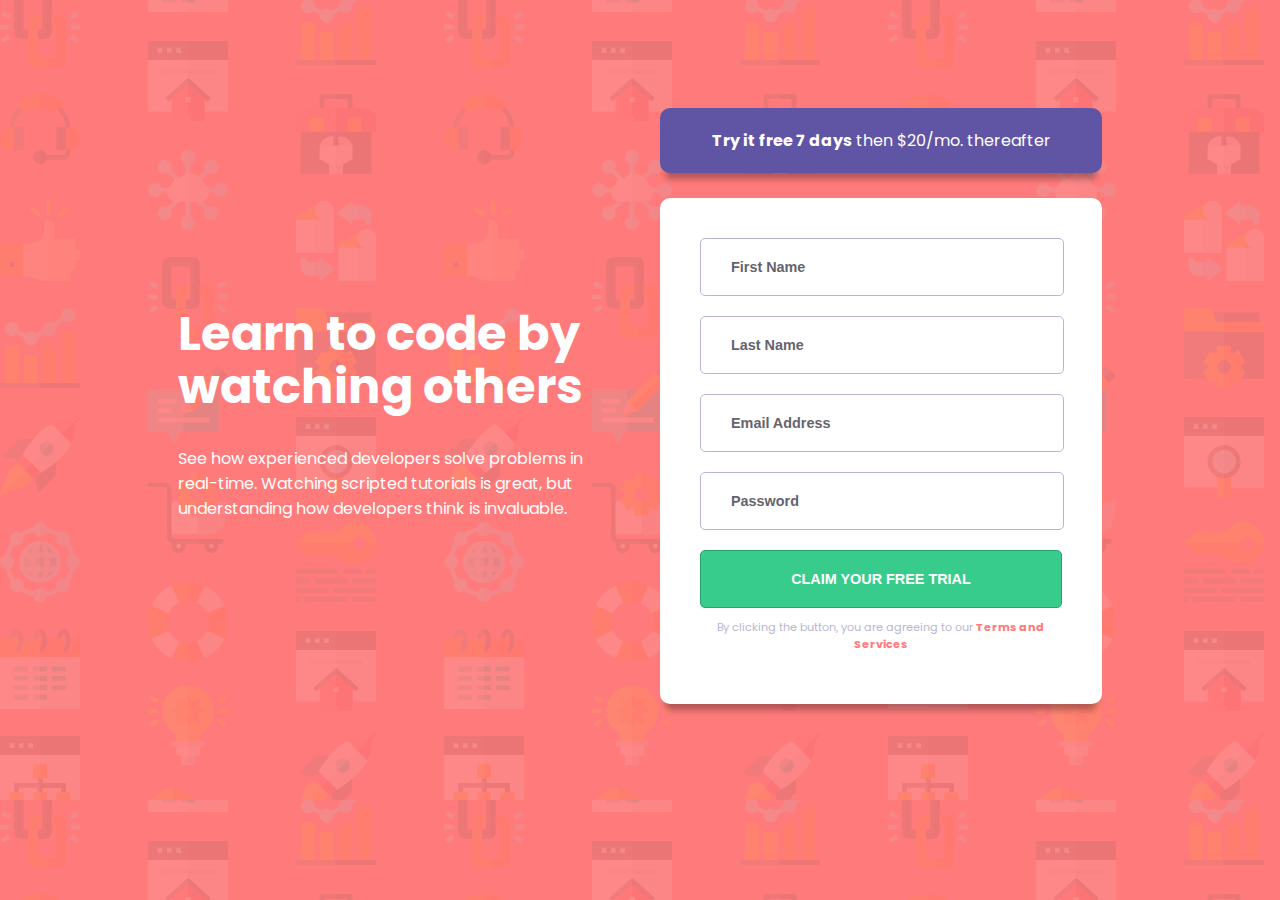
<file: challenges/intro-component-with-signup-form-master/index.html>
<!DOCTYPE html>
<html lang="en">

<head>
  <meta charset="UTF-8">
  <meta name="viewport" content="width=device-width, initial-scale=1.0">
  <!-- displays site properly based on user's device -->
  <link rel="preconnect" href="https://fonts.gstatic.com">
  <link href="https://fonts.googleapis.com/css2?family=Poppins:wght@400;500;600;700&display=swap" rel="stylesheet">
  <!-- Font Poppins, weight 400, 500, 600 and 700 -->
  <link rel="stylesheet" href="public/css/styles.css">
  <title>Frontend Mentor | Intro component with sign up form</title>

</head>

<body>

  <div class="container">
    <div class="one">
      <h1>Learn to code by<br /> watching others</h1>
      <p>See how experienced developers solve problems in real-time. Watching scripted tutorials is great,
        but understanding how developers think is invaluable.</p>
    </div>

    <div class="two">
      <div class="three">
        <p><b>Try it free 7 days</b> then $20/mo. thereafter</p>
      </div>
      <div class="four">
        <form action="/" method="post">
          <input id="firstName" type="text" class="form-control" placeholder="First Name" name="fName" required>
          <span class="error" id="errorFirst"></span>
          <input id="lastName" type="text" class="form-control" placeholder="Last Name" name="lName" required>
          <span class="error" id="errorLast"></span>
          <input id="email" type="email" class="form-control" placeholder="Email Address" name="email" required>
          <span class="error" id="errorEmail"></span>
          <input id="password" type="password" class="form-control" placeholder="Password" name="pwd" required>
          <span class="error" id="errorPW"></span>
          <button id="button" class="button" type="submit">CLAIM YOUR FREE TRIAL</button><br />
          <p id="terms">By clicking the button, you are agreeing to our <span style="color: hsl(0, 100%, 74%)"><b>Terms and Services</b></span></p>
        </form>
      </div>
    </div>
  </div>
<script src="app.js" charset="utf-8"></script>
</body>

</html>
</file>
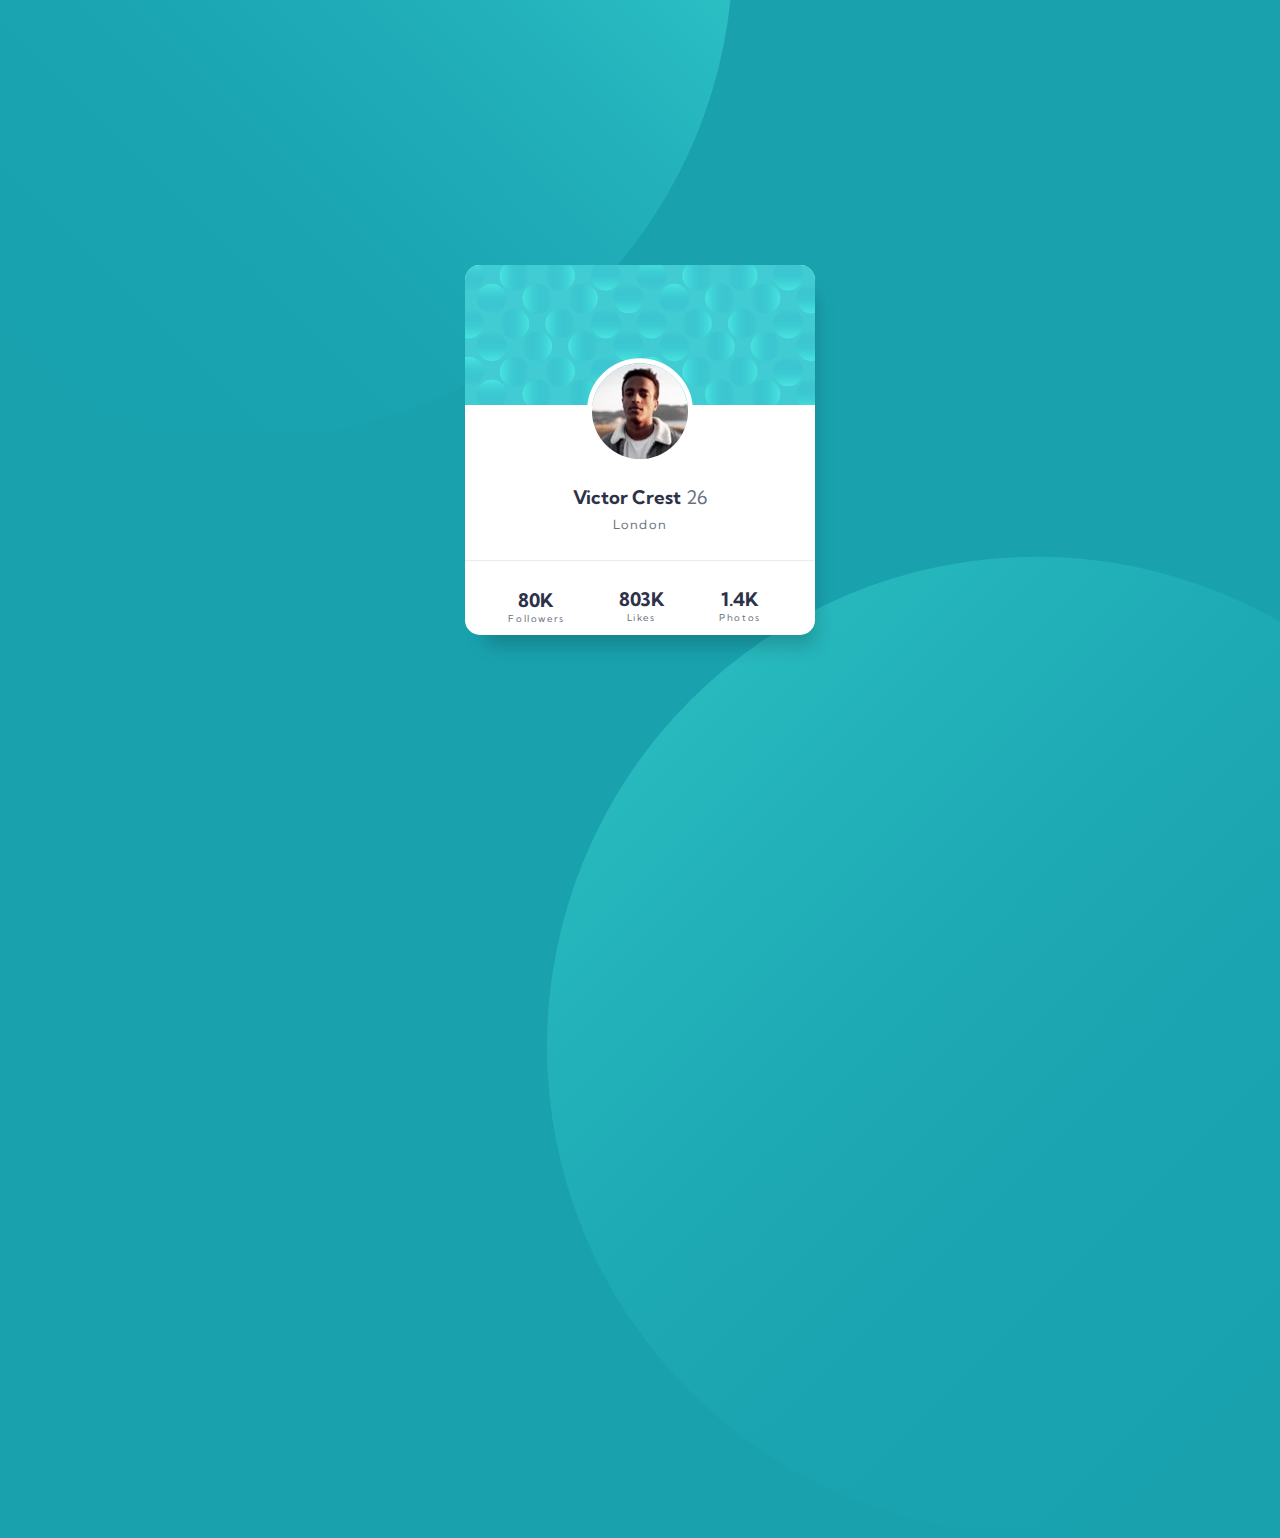
<file: challenges/profile-card-component/index.html>
<!DOCTYPE html>
<html lang="en">

<head>
  <meta charset="UTF-8">
  <meta name="viewport" content="width=device-width, initial-scale=1.0"> <!-- displays site properly based on user's device -->
  <link rel="preconnect" href="https://fonts.gstatic.com">
  <link href="https://fonts.googleapis.com/css2?family=Kumbh+Sans:wght@400;700&display=swap" rel="stylesheet">
  <link rel="icon" type="image/png" sizes="32x32" href="./images/favicon-32x32.png">
  <link rel="stylesheet" href="css/styles.css">
  <title>Frontend Mentor | Profile card component</title>
</head>

<body>
  <div class="background-top">
    <img class="pattern-top-img" src="images/bg-pattern-top.svg" alt="pattern">
  </div>
  <div class="background-bottom">
    <img class="pattern-bottom-img" src="images/bg-pattern-bottom.svg" alt="pattern">
  </div>
  <div class="container">
    <div class="firstrow">
      <img class="pattern-card-img" src="images/bg-pattern-card.svg" alt="pattern">
    </div>
    <div class="secondrow">
      <img class="profile-img " src="images/image-victor.jpg" alt="profile">
      <h3>Victor Crest<span id="age"> 26</span></h3>
      <p id="location">London</p>
      <hr />
    </div>
    <div class="thirdrow">
      <div class="column">
        <h3>80K</h3>
        <p>Followers</p>
      </div>
      <div class="column">
        <h3>803K</h3>
        <p>Likes</p>
      </div>
      <div class="column">
        <h3>1.4K</h3>
        <p>Photos</p>
      </div>
    </div>
  </div>

  <!-- <div class="attribution">
    Challenge by <a href="https://www.frontendmentor.io?ref=challenge" target="_blank">Frontend Mentor</a>.
    Coded by <a href="https://github.com/Vivi-Ma" target="_blank">Vivi-Ma</a>.
  </div> -->
</body>

</html>
</file>
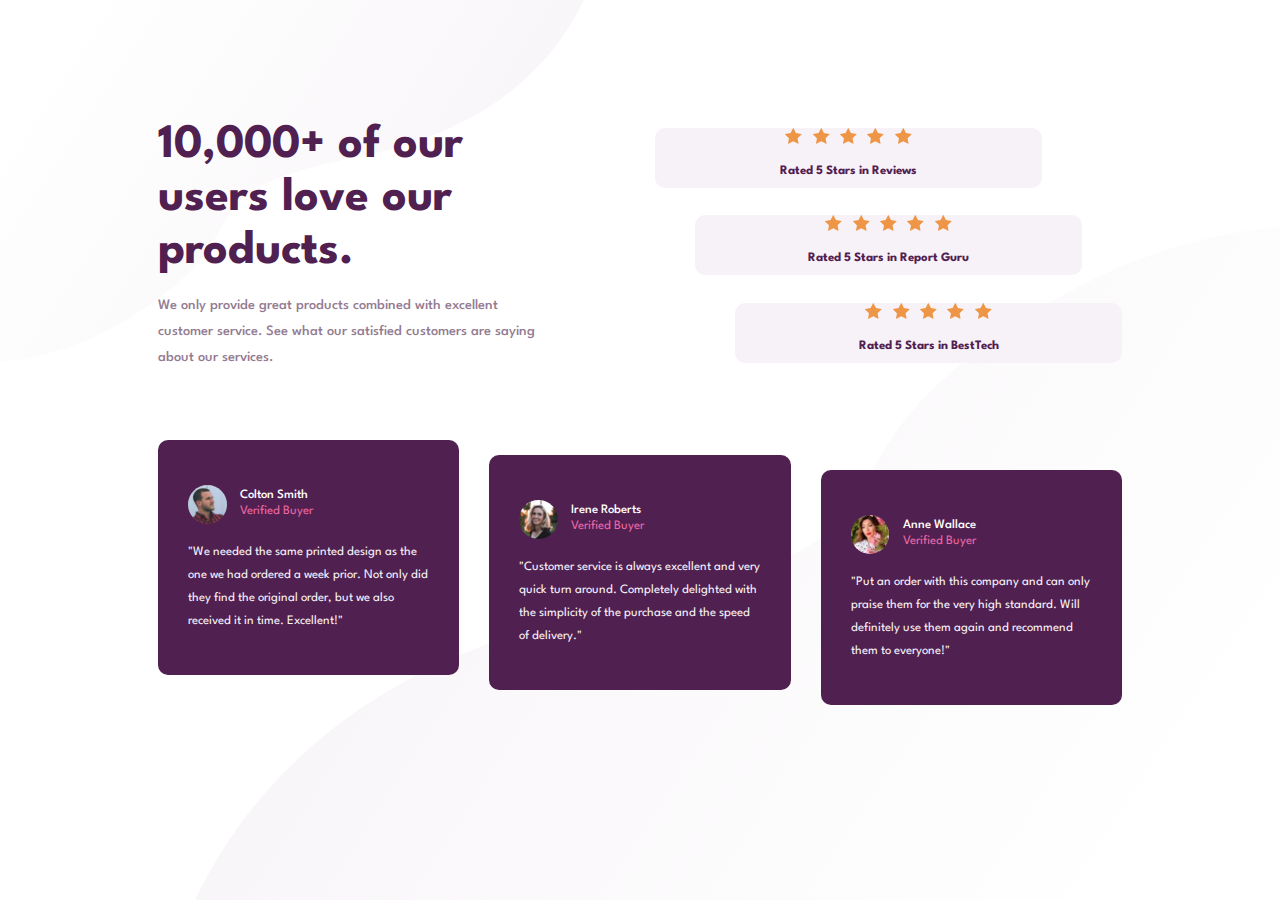
<file: challenges/social-proof-section-master/index.html>
<!DOCTYPE html>
<html lang="en" dir="ltr">

<head>
  <meta charset="utf-8">
  <meta name="viewport" content="width=device-width, initial-scale=1.0">
  <!-- displays site properly based on user's device -->
  <link rel="preconnect" href="https://fonts.gstatic.com">
  <link href="https://fonts.googleapis.com/css2?family=Spartan:wght@400;500;700&display=swap" rel="stylesheet">
  <!-- Font Spartan, weight 400, 500 and 700 -->
  <link rel="stylesheet" href="css/styles.css">
  <title>Frontend Mentor | Social proof section</title>
</head>

<body>
  <div class="wrapper">
<!-- intro top left -->
    <div class="one">
      <h1>10,000+ of our <br/> users love our <br/>products.</h1>
      <p id="intro">We only provide great products combined with excellent customer service.
        See what our satisfied customers are saying about our services.</p>
    </div>

<!-- star rating top right -->
    <div class="two star-rating-single">
      <div class="stars">
        <img class="icon-star" src="images/icon-star.svg" alt="star">
        <img class="icon-star" src="images/icon-star.svg" alt="star">
        <img class="icon-star" src="images/icon-star.svg" alt="star">
        <img class="icon-star" src="images/icon-star.svg" alt="star">
        <img class="icon-star" src="images/icon-star.svg" alt="star">
      </div>
        <div class="rating">
        <h4>Rated 5 Stars in Reviews</h4>
        </div>
    </div>

    <div class="three star-rating-single">
      <div class="stars">
        <img class="icon-star" src="images/icon-star.svg" alt="star">
        <img class="icon-star" src="images/icon-star.svg" alt="star">
        <img class="icon-star" src="images/icon-star.svg" alt="star">
        <img class="icon-star" src="images/icon-star.svg" alt="star">
        <img class="icon-star" src="images/icon-star.svg" alt="star">
      </div>
      <div class="rating">
        <h4>Rated 5 Stars in Report Guru</h4>
      </div>
    </div>

    <div class="four star-rating-single">
      <div class="stars">
        <img class="icon-star" src="images/icon-star.svg" alt="star">
        <img class="icon-star" src="images/icon-star.svg" alt="star">
        <img class="icon-star" src="images/icon-star.svg" alt="star">
        <img class="icon-star" src="images/icon-star.svg" alt="star">
        <img class="icon-star" src="images/icon-star.svg" alt="star">
      </div>
      <div class="rating">
        <h4>Rated 5 Stars in BestTech</h4>
      </div>
    </div>

<!-- testimonial section -->
    <div class=" five testimonial-single">
      <div class="profile">
        <img class="profile-img" src="images/image-colton.jpg" alt="profile">
      </div>
      <div class="name">
        <h5>Colton Smith</h5>
        <h6>Verified Buyer</h6>
      </div>
      <div class="text">
        <p>"We needed the same printed design as the one we had ordered a week prior.
          Not only did they find the original order, but we also received it in time.
          Excellent!"</p>
      </div>
    </div>

    <div class="six testimonial-single">
      <div class="profile">
        <img class="profile-img" src="images/image-irene.jpg" alt="profile">
      </div>
      <div class="name">
        <h5>Irene Roberts</h5>
        <h6>Verified Buyer</h6>
      </div>
      <div class="text">
        <p>"Customer service is always excellent and very quick turn around. Completely
          delighted with the simplicity of the purchase and the speed of delivery."</p>
      </div>
    </div>

    <div class="seven testimonial-single">
      <div class="profile">
        <img class="profile-img" src="images/image-anne.jpg" alt="profile">
      </div>
      <div class="name">
        <h5>Anne Wallace</h5>
        <h6>Verified Buyer</h6>
      </div>
      <div class="text">
        <p>"Put an order with this company and can only praise them for the very high
          standard. Will definitely use them again and recommend them to everyone!"</p>
      </div>
    </div>
  </div>

</body>

</html>
</file>
<file: challenges/intro-component-with-signup-form-master/public/css/styles.css>
body {
  background: url("../images/bg-intro-desktop.png"), hsl(0, 100%, 74%);
  font-family: 'Poppins', sans-serif;
  padding: 80px 150px;
}

h1, p {
  color: #fff;
}

h1 {
  font-weight: 700;
  font-size: 3rem;
  line-height: 1.1;
}

p {
  font-size: 16px;
}

.container {
  display: flex;
  flex-direction: row;
  align-items: center;
  }

.one, .two {
  flex: 50%;
  margin: 20px;
}


.three {
  background-color: hsl(248, 32%, 49%);
  border: 4px solid hsl(248, 32%, 49%);
  border-radius: 10px;
  box-shadow: 0 12px 6px -6px rgba(0, 0, 0, 0.3);
  text-align: center;
  width: auto;
}

.four {
  background-color: #fff;
  border: 40px solid #fff;
  border-radius: 10px;
  box-shadow: 0 12px 6px -6px rgba(0, 0, 0, 0.3);
  height: auto;
  width: auto;
  margin-top: 25px;
}

.form-control {
  border: 1px solid hsl(246, 25%, 77%);
  border-radius: 5px;
  color: hsl(249, 10%, 26%);
  display: flex;
  flex-direction: row;
  font-weight: 700;
  font-size: 0.9rem;
  margin: 20px 0;
  padding: 20px 0;
  text-indent: 30px;
  width: 100%;
}

.form-control:hover {
    border: 1px solid hsl(249, 10%, 26%);
}

::placeholder {
  color: hsl(249, 10%, 26%);
  opacity: 0.8;
}

.button {
  background-color: hsl(154, 59%, 51%);
  border: 1px solid #2aa26e;
  border-radius: 5px;
  color: #fff;
  font-weight: 700;
  font-size: 0.9rem;
  padding: 20px 0;
  text-align: center;
  width: 100%;
}

.button:hover {
  opacity: 0.7;
}

#firstName, #password {
  margin-top: 0;
}

#terms {
  color: hsl(246, 25%, 77%);
  font-size: 0.7rem;
  text-align: center;
}

.error {
  float: right;
  font-style: italic;
  font-size: 0.8rem;
  color: hsl(0, 100%, 74%);
  margin-top: -20px;
  margin-bottom: 10px;

  }

/* responsive design */
@media screen and (max-width: 950px) {
  body {
    background: url("../images/bg-intro-mobile.png") hsl(0, 100%, 74%);
    padding: 40px 5px;
  }

  h1 {
    font-size: 2rem;
  }

  h1, p {
    text-align: center;
  }

  .container {
    flex-direction: column;
  }

  .one, .two {
    margin: 25px 10px 0 10px;
  }

  .three {
    padding-left: 50px;
    padding-right: 50px;
  }

  .four {
    border: 20px solid #fff;
    }

  .form-control {
    text-indent: 20px;
  }
</file>
<file: challenges/profile-card-component/css/styles.css>
body {
  background-color: #19A2AE;
  font-family: 'Kumbh Sans', sans-serif;
  text-align: center;
  overflow: hidden;
}

h3 {
  color: #2D3248;
  font-weight: 700;
  margin-bottom: 2%;
  margin-top: 5%;
}

p {
  color: #6A6F81;
  font-size: 0.6rem;
  font-weight: 400;
  letter-spacing: 0.1rem;
  margin: 0 2% 0 2%;
  }

hr {
  color: #969696;
  margin-top: 8%;
  margin-bottom: 4%;
  opacity: 0.2;
}

/* Profile Card */

.container {
  position: absolute;
  background-color: #FFF;
  box-shadow: 10px 20px 20px -10px rgba(0, 0, 0, 0.2);
  /* https://css-tricks.com/almanac/properties/b/box-shadow/ */
  border-radius: 15px;
  left: 50%;
  top: 50%;
  transform: translate(-50%, -50%);
  height: 370px;
  max-width: 100%;
}

.firstrow {
  position: relative;
  z-index: -1;
}

.pattern-card-img {
  border-top-left-radius: 15px;
  border-top-right-radius: 15px;
  height: auto;
  max-width: 100%;
}

.secondrow {
  position: relative;
  transform: translate(0, -25%);
  z-index: 1;
}

.profile-img {
  border-radius: 100px;
  border: 5px solid #FFF;
  z-index: 1;
  max-width: 100%;
  height: auto;
}

#age {
  color: #6A6F81;
  font-weight: 400;
}

#location {
  font-size: 0.8rem;
}

.thirdrow {
  display: flex;
  justify-content: space-between;
  padding: 2% 10% 7% 8%;
  position: relative;
  transform: translate(0, -65%);
}

.column {
  padding: 2% 7% 2% 5%;
}

/* Background Images */

.background-top {
  position: absolute;
  left: 0;
  top: 0;
  transform: translate(-25%,-55%);
  }

.background-bottom {
  position: absolute;
  right: 0;
  bottom: 0;
  transform: translate(25%, 65%);
}

.pattern-top-img {
  height: auto;
  max-width: 100%;
}

.pattern-bottom-img {
  height: auto;
  max-width: 100%;
}


/* .attribution {
  font-size: 11px;
  text-align: center;
}

.attribution a {
  color: hsl(228, 45%, 44%);
} */
</file>
<file: challenges/social-proof-section-master/css/styles.css>
body {
  font-family: 'Spartan', sans-serif;
  padding: 80px 150px;
  background: url("../images/bg-pattern-top-desktop.svg") no-repeat fixed left top, url("../images/bg-pattern-bottom-desktop.svg") no-repeat fixed right bottom;
}

h1 {
  color: hsl(300, 43%, 22%);
  font-weight: 700;
  font-size: 3rem;
  line-height: 1.1;
  margin-block-end: 0em;
}

h4, h5, h6, p {
  font-size: 0.8rem;
}

h4 {
  color: hsl(300, 43%, 22%);
  font-weight: bold;
}

h5 {
  color: #fff;
  margin: 2%;
  font-weight: 500;
}

h6 {
  color: hsl(333, 80%, 67%);
  font-weight: 400;
  margin: 2%;
}

p {
  color: hsl(300, 24%, 96%);
  line-height: 1.8;
  }

#intro {
  color: hsl(303, 10%, 53%);
  font-size: 0.9rem;
  font-weight: 500;
}

.wrapper {
  display: grid;
  grid-template-columns: repeat(6, 1fr);
  grid-template-rows: repeat(4, auto);
  grid-template-areas:
    "one one one two two two"
    "one one one three three three"
    "one one one four four four"
    "five five six six seven seven";
  column-gap: 30px;
  row-gap: 5px;
}

.one {
  grid-area: one;
  margin-right: 70px;
}

.two {
  grid-area: two;
  max-height: 60px;
  margin-right: 80px;
  margin-top: 40px;
}

.three {
  grid-area: three;
  max-height: 60px;
  margin-left: 40px;
  margin-right: 40px;
}

.four {
  grid-area: four;
  max-height: 60px;
  margin-left: 80px;
}

.five {
  grid-area: five;
  margin-bottom: 45px;
  margin-top: 50px;
}

.six {
  grid-area: six;
  margin-bottom: 30px;
  margin-top: 65px;
}

.seven {
  grid-area: seven;
  margin-bottom: 15px;
  margin-top: 80px;
  }

.star-rating-single {
  background-color: hsl(300, 24%, 96%);
  border-radius: 10px;
  display: flex;
  flex-direction: row;
  /* grid-template-columns: 40% 60%; */
}

.stars {
  margin: auto 40px;
  max-width: 100%;
  max-height: 100%;
  letter-spacing: 0.4rem;
}

.rating {
  margin: auto auto auto 0px;
}

.testimonial-single {
  background-color: hsl(300, 43%, 22%);
  border: 30px solid hsl(300, 43%, 22%);
  border-top: 45px solid hsl(300, 43%, 22%);
  border-radius: 10px;
  display: grid;
  grid-template-columns: 20% 80% auto;
  height: auto;
  width: auto;
}

.profile-img {
  border-radius: 100px;
  width: 80%;
}

.profile {
  grid-column-start: 1;
  grid-column-end: 2;
}

.name {
  grid-column-start: 2;
  grid-column-end: 3;
}

.text {
  grid-row-start: 2;
  grid-row-end: 3;
  grid-column-start: 1;
  grid-column-end: 3;
}

@media screen and (min-width: 1580px) {
  body {
    padding: 80px 200px;
  }

  .wrapper {
    column-gap: 50px;
  }
}

@media screen and (min-width: 960px) and (max-width: 1350px) {
  .star-rating-single {
    display: flex;
    flex-direction: column;
    align-items: center;
  }

.rating {
  margin: auto;
}

}

@media screen and (max-width: 959px) {
  body {
    background: url("../images/bg-pattern-top-mobile.svg") no-repeat fixed left top, url("../images/bg-pattern-bottom-mobile.svg") no-repeat fixed right bottom;
    padding: 20px;
  }

  h1, h4, #intro {
    text-align: center;
  }

  h1 {
    font-size: 2rem;
  }

  .wrapper {
    grid-template-columns: repeat(1, 1fr);
    grid-template-rows: repeat(7, auto);
    row-gap: 15px;
    grid-template-areas:
      "one"
      "two"
      "three"
      "four"
      "five"
      "six"
      "seven";
  }

  .one, .two, .three, .four, .five, .six, .seven {
    margin: auto;
    }

  .one, .two, .three, .four {
    width: 100%;
  }

.star-rating-single {
  display: flex;
  flex-direction: column;
  align-items: center;
}
.stars, .rating {
  margin: auto;
}
}
</file>
